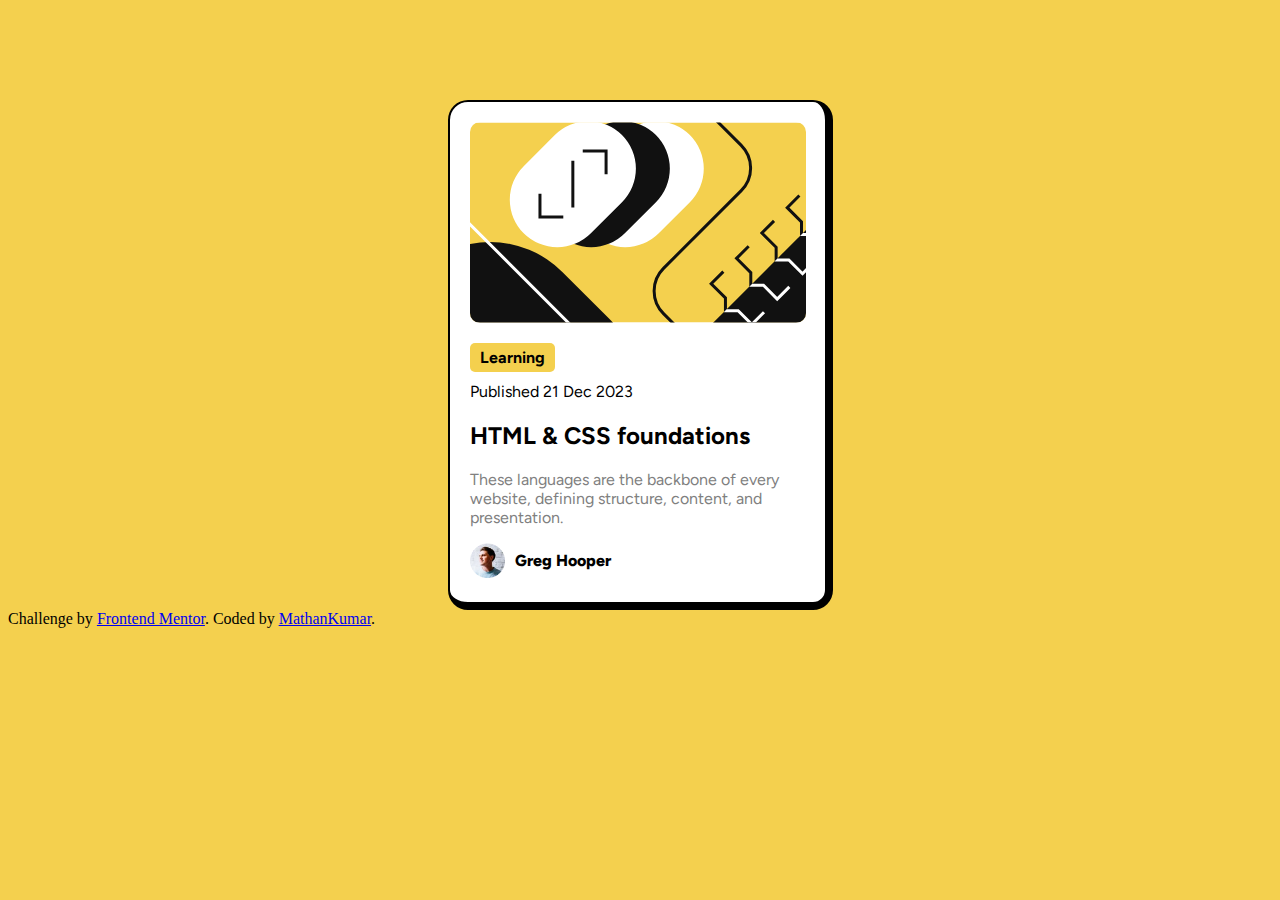
<file: blog-preview-card-main/index.html>
<!DOCTYPE html>
<html lang="en">
<head>
  <meta charset="UTF-8">
  <meta name="viewport" content="width=device-width, initial-scale=1.0"> <!-- displays site properly based on user's device -->

  <link rel="icon" type="image/png" sizes="32x32" href="./assets/images/favicon-32x32.png">
  
  <title>Frontend Mentor | Blog preview card</title>
<!--font link-->
<link href="https://fonts.googleapis.com/css2?family=Figtree:ital,wght@0,300..900;1,300..900&display=swap" rel="stylesheet">

<!--css link-->
<link rel="stylesheet" href="style.css">

</head>
<body>
 
  <div class="container">
      <svg class="pic" xmlns="http://www.w3.org/2000/svg" width="336" height="201" fill="none" viewBox="0 0 336 201"><g clip-path="url(#a)"><path fill="#F4D04E" d="M0 .5h336v200H0z"/><rect width="139" height="95" x="87.996" y="77.729" fill="#fff" rx="47.5" transform="rotate(-45 87.996 77.729)"/><rect width="139" height="95" x="54.055" y="77.729" fill="#111" rx="47.5" transform="rotate(-45 54.055 77.729)"/><path fill="#111" d="M234.864 209.036 451.4-7.5l67.175 67.175-216.536 216.536z"/><rect width="139" height="95" x="20.114" y="77.729" fill="#fff" rx="47.5" transform="rotate(-45 20.114 77.729)"/><rect width="204.19" height="270.554" fill="#111" rx="102.095" transform="scale(-1 1) rotate(45 -103.887 14.564)"/><path stroke="#fff" stroke-width="3" d="m6.69-357.5 135.583 135.727c12.481 12.494 12.481 32.737 0 45.231L-45.544 11.475c-12.481 12.494-12.481 32.737 0 45.23L107.088 209.5"/><path stroke="#111" stroke-width="3" d="M69.965 71.719v23.334h23.334M136.079 52.273V28.94h-23.334M102.845 38.838v46.67M210.364-37.5l60.873 60.873c12.497 12.496 12.497 32.758 0 45.254l-77.745 77.746c-12.497 12.496-12.497 32.758 0 45.254l69.872 69.873"/><path stroke="#111" stroke-width="3" d="m253.339 149.574-12.144 12.145 14.256 14.257v12.672h12.673l13.729 13.729 12.145-12.145M278.685 124.228l-12.145 12.145 14.257 14.257v12.673h12.673l13.729 13.729 12.145-12.145M304.031 98.883l-12.145 12.144 14.257 14.257v12.673h12.673l13.729 13.729 12.144-12.145M329.376 73.537l-12.145 12.145 14.257 14.257v12.672h12.673l13.729 13.729 12.145-12.144"/><path stroke="#fff" stroke-width="5" d="m354.722 48.191-12.145 12.145 14.257 14.257v12.673h12.673l13.729 13.729 12.145-12.145"/><mask id="b" width="285" height="285" x="234" y="-8" maskUnits="userSpaceOnUse" style="mask-type:alpha"><path fill="#111" d="M234.864 209.036 451.4-7.5l67.175 67.175-216.536 216.536z"/></mask><g stroke="#fff" mask="url(#b)"><path stroke-width="3" d="m253.339 149.574-12.144 12.145 14.256 14.257v12.672h12.673l13.729 13.729 12.145-12.145M278.685 124.228l-12.145 12.145 14.257 14.257v12.673h12.673l13.729 13.729 12.145-12.145M304.031 98.883l-12.145 12.144 14.257 14.257v12.673h12.673l13.729 13.729 12.144-12.145M329.376 73.537l-12.145 12.145 14.257 14.257v12.672h12.673l13.729 13.729 12.145-12.145"/><path stroke-width="5" d="m354.722 48.191-12.145 12.145 14.257 14.257v12.673h12.673l13.729 13.729 12.145-12.145"/></g></g><defs><clipPath id="a"><path fill="#fff" d="M0 .5h336v200H0z"/></clipPath></defs></svg>
     
      <p class="box">Learning</p>
      <p class="font" style="margin-top: 0;">Published 21 Dec 2023</p>
      <h2 class="font">  HTML & CSS foundations</h2>

      <p class="font" style="color:  hsl(0, 0%, 50%);" >These languages are the backbone of every website, defining structure, content, and presentation.</p>
 
     <div class="last">
       <img class="avatar" src="./assets/images/image-avatar.webp" alt="avatar" srcset="">
       <p class="font name">Greg Hooper</p>
     </div>
 
 
    </div>
  

  



  

  
  
  <div class="attribution">
    Challenge by <a href="https://www.frontendmentor.io?ref=challenge" target="_blank">Frontend Mentor</a>. 
    Coded by <a href="#">MathanKumar</a>.
  </div>
</body>
</html>
</file>
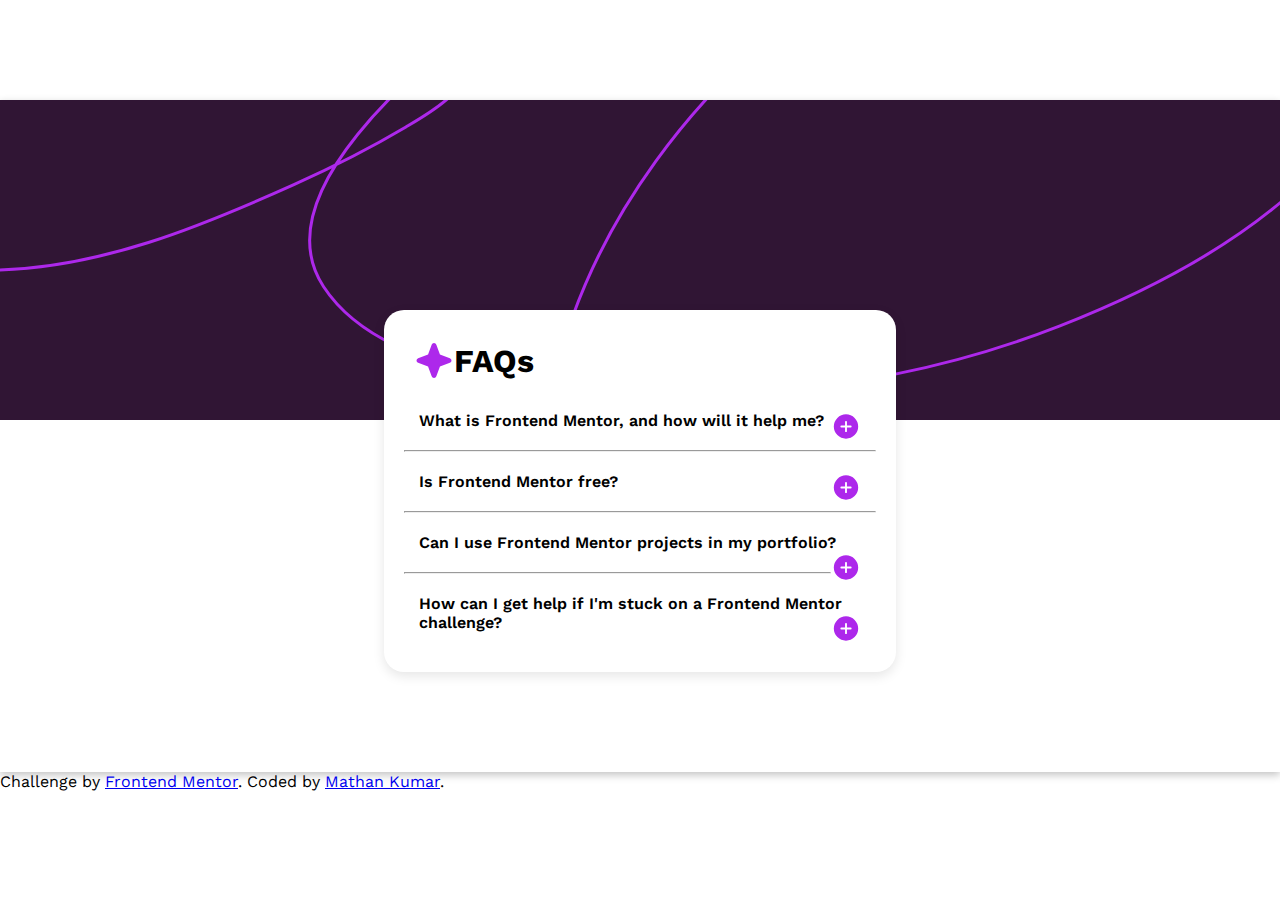
<file: faq-accordion-main/index.html>
<!DOCTYPE html>
<html lang="en">
<head>
  <meta charset="UTF-8">
  <meta name="viewport" content="width=device-width, initial-scale=1.0"> <!-- displays site properly based on user's device -->

  <link rel="icon" type="image/png" sizes="32x32" href="./assets/images/favicon-32x32.png">
  
  <title>Frontend Mentor | FAQ accordion</title>

  
  <link rel="stylesheet" href="style.css">
</head>
<body>

  <div class="box">

    

    <div class="container">
   
      <h1 class="head"><svg xmlns="http://www.w3.org/2000/svg" width="40" height="41" fill="none" viewBox="0 0 40 41"><path fill="#AD28EB" d="M37.5 20.5a2.467 2.467 0 0 1-1.64 2.344l-9.913 3.604-3.603 9.911a2.5 2.5 0 0 1-4.688 0l-3.604-9.922-9.911-3.593a2.5 2.5 0 0 1 0-4.688l9.921-3.604 3.594-9.911a2.5 2.5 0 0 1 4.688 0l3.604 9.921 9.911 3.594A2.467 2.467 0 0 1 37.5 20.5Z"/></svg> FAQs</h1>

<p class="questions">What is Frontend Mentor, and how will it help me? <span><img  class="icons plus" src="./assets/images/icon-plus.svg" alt="" srcset=""></span></p>

<p class="answers" id="ans1"> Frontend Mentor offers realistic coding challenges to help developers improve their 
frontend coding skills with projects in HTML, CSS, and JavaScript. It's suitable for 
all levels and ideal for portfolio building.</p>
  
<hr style="color:gray;">
 


<p class="questions">Is Frontend Mentor free?<span ><img class="icons plus"  src="./assets/images/icon-plus.svg" alt="" srcset=""></span></p>

<p class=" answers" id="ans2"> Yes, Frontend Mentor offers both free and premium coding challenges, with the free 
  option providing access to a range of projects suitable for all skill levels.</p>

  <hr style="color:gray;">

<p class="questions"> Can I use Frontend Mentor projects in my portfolio?<span ><img  class="icons plus" src="./assets/images/icon-plus.svg" alt="" srcset=""></span></p>

<p class=" answers" id="ans3">Yes, you can use projects completed on Frontend Mentor in your portfolio. It's an excellent
  way to showcase your skills to potential employers!</p>

<hr style="color:gray;">

 <p class="questions">How can I get help if I'm stuck on a Frontend Mentor challenge? <span><img class="icons plus" src="./assets/images/icon-plus.svg" alt="" srcset=""></span></p>

 <p class="answers" id="ans4">The best place to get help is inside Frontend Mentor's Discord community. There's a help 
  channel where you can ask questions and seek support from other community members.</p>


</div>  
<!-- container -->

  </div>
 <!-- box  -->
 
  
  <div class="attribution">
    Challenge by <a href="https://www.frontendmentor.io?ref=challenge" target="_blank">Frontend Mentor</a>. 
    Coded by <a href="#">Mathan Kumar</a>.
  </div>

  <script src="./main.js"></script>
</body>
</html>
</file>
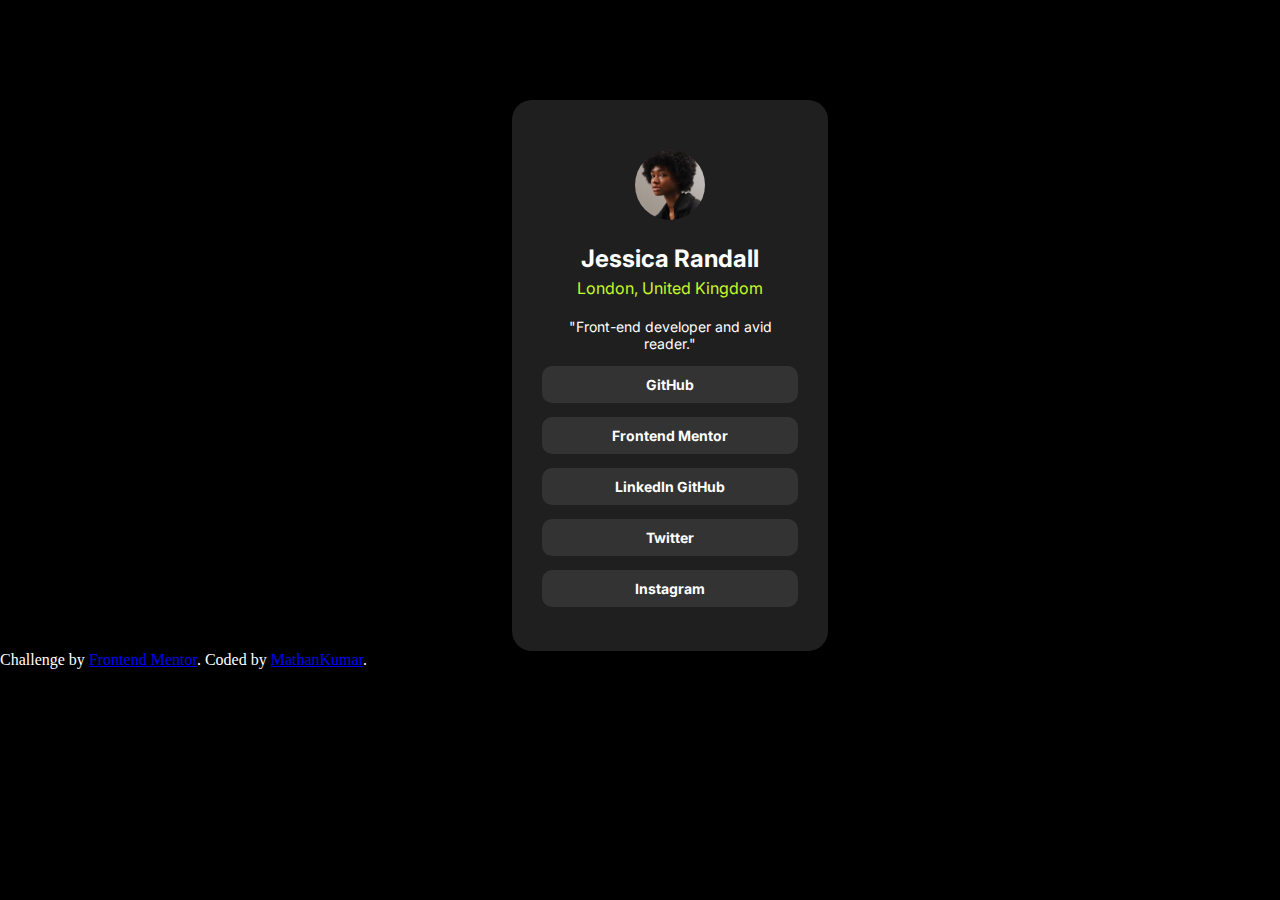
<file: social-links-profile-main/index.html>
<!DOCTYPE html>
<html lang="en">
<head>
  <meta charset="UTF-8">
  <meta name="viewport" content="width=device-width, initial-scale=1.0"> <!-- displays site properly based on user's device -->

  <link rel="icon" type="image/png" sizes="32x32" href="./assets/images/favicon-32x32.png">
  
  <title>Frontend Mentor | Social links profile</title>

  <!-- font link-->
 <link href="https://fonts.googleapis.com/css2?family=Inter:wght@100..900&display=swap" rel="stylesheet">

 <!--css link-->
 <link rel="stylesheet" href="style.css">
</head>
<body>
    
  <div class="container">
      <img src="./assets/images/avatar-jessica.jpeg" alt="profile-pic" srcset="">
      <h2 class="interfont" style="color: white; margin-bottom: 0%;"> Jessica Randall</h2>
      <p class="interfont" style="color:  hsl(75, 94%, 57%); margin-top: 5px;">London, United Kingdom</p>

      <p class="interfont" style="color: white; margin-top: 20px;font-size: 14px;">"Front-end developer and avid reader."</p>

      <p class="interfont links" style="color: white; margin-top: 5px;font-size: 14px;"> GitHub</p>
      <p class="interfont links" style="color: white; margin-top: 5px;font-size: 14px;"> Frontend Mentor</p>
      <p class="interfont links" style="color: white; margin-top: 5px;font-size: 14px;"> LinkedIn GitHub</p>
      <p class="interfont links" style="color: white; margin-top: 5px;font-size: 14px;">  Twitter</p>
      <p class="interfont links" style="color: white; margin-top: 5px;font-size: 14px;"> Instagram</p>



      
  </div>
 
  
  

 
  
 
 
  
  
  <div class="attribution" style="color: white;">
    Challenge by <a href="https://www.frontendmentor.io?ref=challenge" target="_blank">Frontend Mentor</a>. 
    Coded by <a href="#">MathanKumar</a>.
  </div>
</body>
</html>
</file>
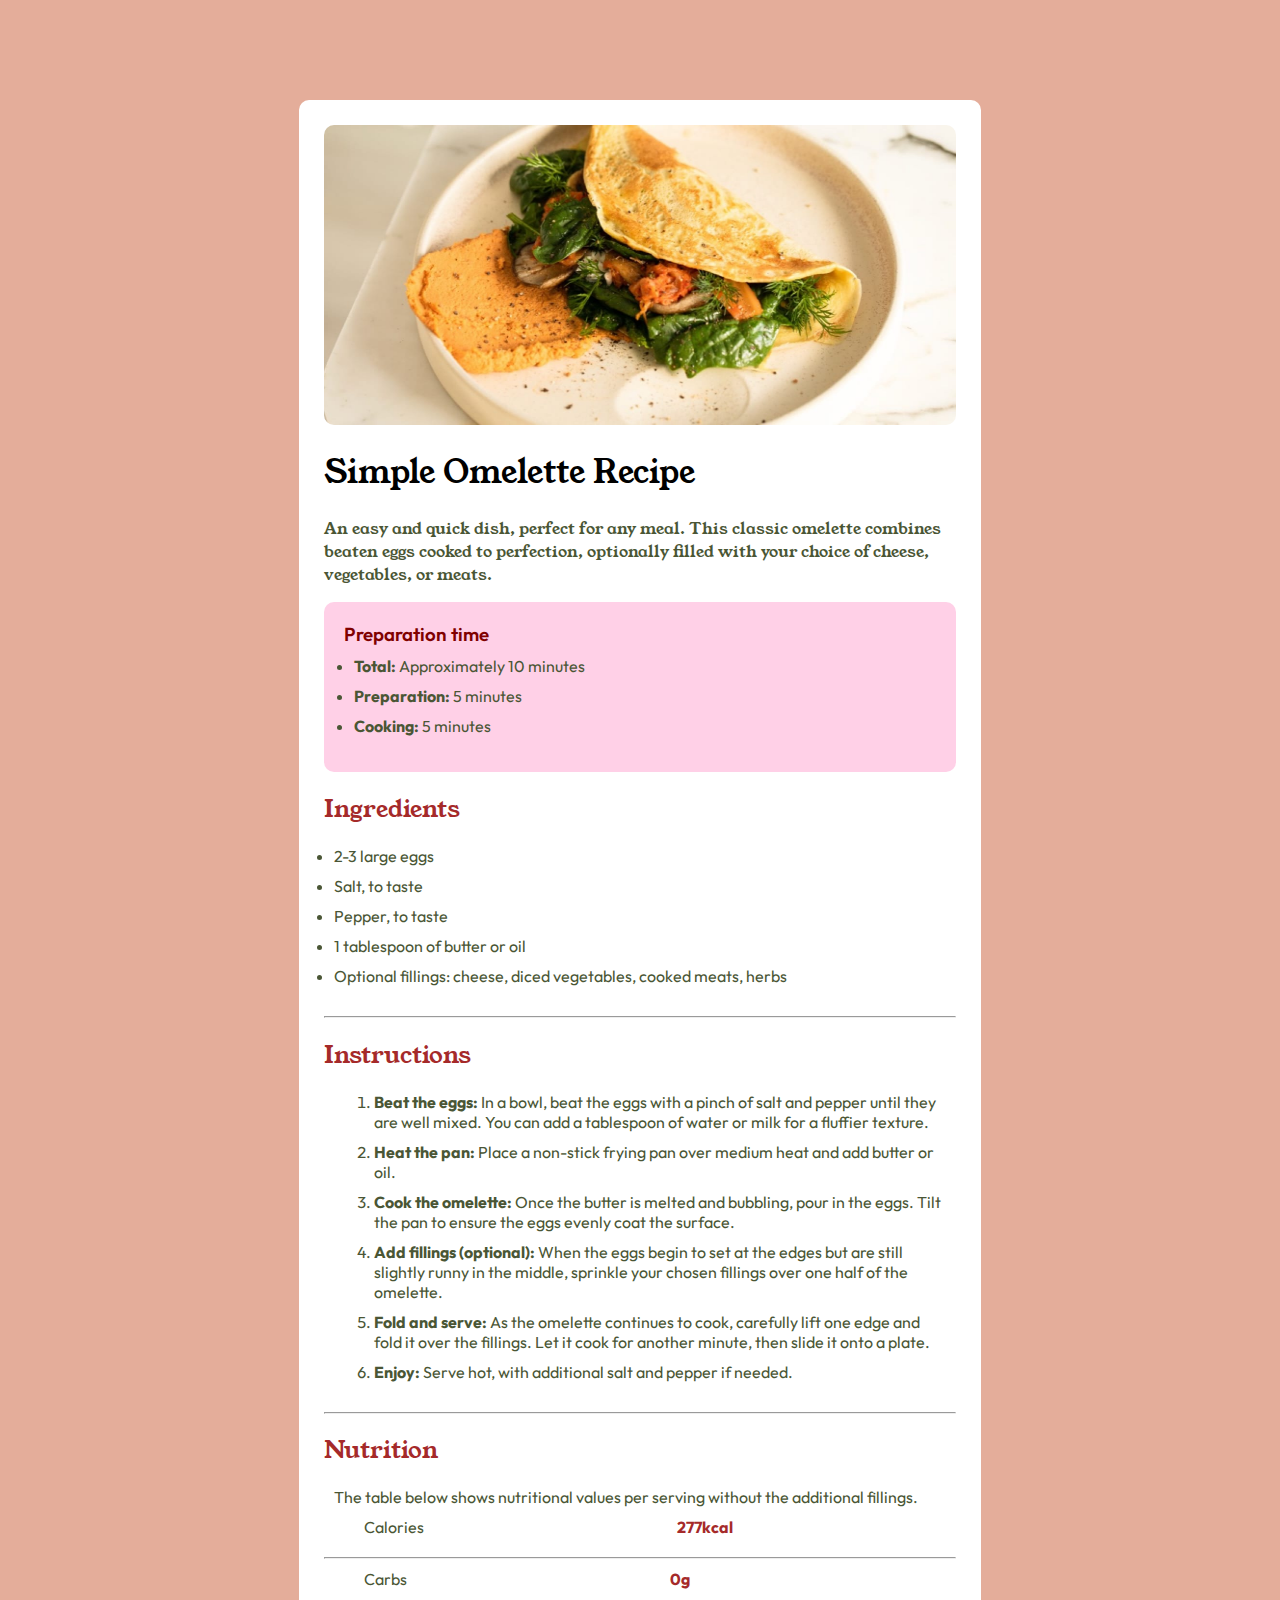
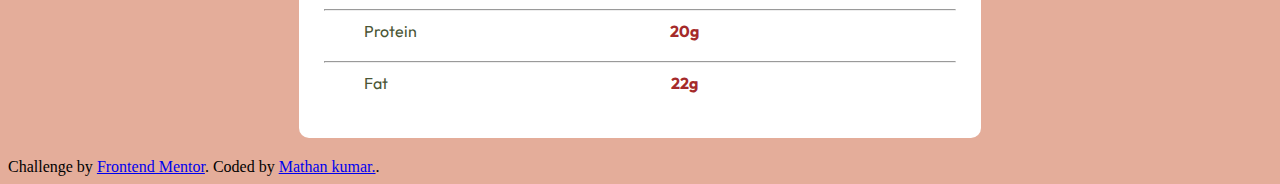
<file: recipe-page-main/recipe-page-main/index.html>
<!DOCTYPE html>
<html lang="en">
<head>
  <meta charset="UTF-8">
  <meta name="viewport" content="width=device-width, initial-scale=1.0"> <!-- displays site properly based on user's device -->

  <link rel="icon" type="image/png" sizes="32x32" href="./assets/images/favicon-32x32.png">
  
  <title>Frontend Mentor | Recipe page</title>

 <!--css link-->
  <link rel="stylesheet" href="style.css">
 
 
 <!--fonts link-->
<link href="https://fonts.googleapis.com/css2?family=Young+Serif&display=swap" rel="stylesheet">
<link href="https://fonts.googleapis.com/css2?family=Outfit:wght@100..900&display=swap" rel="stylesheet">

</head>
<body style="background-color: rgb(228, 173, 154);">
 
      
  <div class="container">

    <div class="img">
      <img src="./assets/images/image-omelette.jpeg" alt="omelette">
   </div>

    <h1 class="young-serif-regular">Simple Omelette Recipe</h1>

     <p class="young-serif-regular"  style="color: rgb(74, 86, 53);"> An easy and quick dish, perfect for any meal. This classic omelette combines beaten eggs cooked 
      to perfection, optionally filled with your choice of cheese, vegetables, or meats.</p>
  
      <!--child1-->
      <div class="child1">
      <h3 class="outfit" style="margin: 0;color:maroon">  Preparation time</h3>

      <li class="outfit2"><b>Total:</b> Approximately 10 minutes</li>
      <li class="outfit2"><b>Preparation:</b> 5 minutes</li>
      <li class="outfit2"><b>Cooking:</b> 5 minutes</li>
      </div>

   <!--child2-->
    <div class="child2">
      <h2 class="young-serif-regular" style="color: brown;">Ingredients</h2>

      <li class="outfit2"> 2-3 large eggs</li>
      <li class="outfit2"> Salt, to taste</li>
      <li class="outfit2"> Pepper, to taste</li>
      <li class="outfit2"> 1 tablespoon of butter or oil</li>
      <li class="outfit2"> Optional fillings: cheese, diced vegetables, cooked meats, herbs</li>

      <hr style="margin-top: 30px;">
      
    </div>

    <!--child3-->
    <div class="child3">
      <h2 class="young-serif-regular" style="color: brown;">Instructions</h2>
      <ol style="list-style-type: decimal;">
        <li class="outfit2"> <b>Beat the eggs:</b> In a bowl, beat the eggs with a pinch of salt and pepper until they are well mixed. 
          You can add a tablespoon of water or milk for a fluffier texture.</li>
        <li class="outfit2"><b>Heat the pan:</b> Place a non-stick frying pan over medium heat and add butter or oil.</li>
        <li class="outfit2"><b> Cook the omelette:</b> Once the butter is melted and bubbling, pour in the eggs. Tilt the pan to ensure 
          the eggs evenly coat the surface.</li>
        <li class="outfit2"><b>Add fillings (optional):</b> When the eggs begin to set at the edges but are still slightly runny in the 
          middle, sprinkle your chosen fillings over one half of the omelette.</li>
        <li class="outfit2"> <b>Fold and serve:</b> As the omelette continues to cook, carefully lift one edge and fold it over the 
          fillings. Let it cook for another minute, then slide it onto a plate.</li>
          <li class="outfit2"> <b>Enjoy:</b> Serve hot, with additional salt and pepper if needed.</li>
  
      </ol>
     
      <hr style="margin-top: 30px;">
      
    </div>
    <!--childlast-->
    <div class="childlast">
      <h2 class="young-serif-regular" style="color: brown;">Nutrition</h2>
      <p class="outfit2">The table below shows nutritional values per serving without the additional fillings.</p>
      

      <p class="outfit3"> Calories  <b style="margin-left: 250px; color: brown ;">277kcal</b></p>
      <hr style="margin-top: 20px;">

      <p class="outfit3">   Carbs <b style="margin-left: 260px; color: brown ;"> 0g</b></p>
      <hr style="margin-top: 20px;">

      <p class="outfit3"> Protein  <b style="margin-left: 250px; color: brown ;"> 20g</b></p>
      <hr style="margin-top: 20px;">

      <p class="outfit3" style="margin-bottom: 20px;"> Fat <b style="margin-left: 280px; color: brown ;">22g</b></p>
     
      
    </div>
   
  </div>

 <div class="attribution" style="margin-top: 20px;">
    Challenge by <a href="https://www.frontendmentor.io?ref=challenge" target="_blank">Frontend Mentor</a>. 
    Coded by <a href="#">Mathan kumar.</a>.
  </div>
</body>
</html>
</file>
<file: blog-preview-card-main/style.css>
body{
    background-color:  hsl(47, 88%, 63%);
    min-width:375px;
}
.font {
  font-family: "Figtree", sans-serif;
  font-optical-sizing: auto;
 font-style: normal;
}
.container{
    width:335px;
    height: 460px;
    background-color: white;
    border-radius: 20px;
     
    padding: 20px;
    margin-top: 100px;
    margin-left: auto;
    margin-right: auto;

    border-bottom: 8px solid black;
    border-right: 8px solid black;
    border-left: 2px solid black;
    border-top: 2px solid black;
}
.pic{
    border-radius: 10px;
    
}
.box{
    padding: 5px;
    color: black;
    background-color: hsl(47, 88%, 63%) ;
    width: 70px;
    border-radius: 5px;
    padding-left: 10px;
    font-family: "Figtree", sans-serif;
    font-weight: 700;
    margin-bottom:10px ;

}
.avatar{
    width: 35px;
    height: 35px;
}
.last{
    display: flex;
}
.name{
    margin-top: 8px;
    padding-left: 10px;
    font-weight: 800;
}
</file>
<file: faq-accordion-main/style.css>
@import url("https://fonts.googleapis.com/css2?family=Jost:ital,wght@0,100..900;1,100..900&family=Protest+Guerrilla&family=Protest+Revolution&family=Work+Sans:ital,wght@0,100..900;1,100..900&display=swap");


*{margin:0;padding: 0;box-sizing:border-box;font-family: "Work Sans", sans-serif;}
.box{max-width: 1440px;min-width:375px;height:auto; margin: auto;background-color: hsl(0, 0%, 100%);margin-top: 100px;box-shadow: rgba(0, 0, 0, 0.24) 0px 3px 8px;padding-top: 180px;
background-image:url("./assets/images/background-pattern-desktop.svg");  background-repeat: no-repeat; padding-bottom: 100px;}
.container{width: 40%;padding: 20px;box-shadow: rgba(0, 0, 0, 0.1) 0px 4px 12px;border-radius: 20px;margin: auto;background-color: white;margin-top: 30px;}
.head{padding: 10px;display: flex;align-items: center;}
.questions{font-weight: 600;padding: 20px 15px;}
.answers{padding: 15px;display: none;}
.icons{float: right;cursor: pointer;}
.active{display:block;}
</file>
<file: social-links-profile-main/style.css>
body{
    background-color: black;
    min-width: 375px;
    max-width: 1440px;

    margin: 0;
    padding: 0;
}
.interfont{
  font-family: "Inter", sans-serif;
  font-optical-sizing: auto;

  font-style: normal;
  font-variation-settings:
    "slnt" 0;
}
.container{
    width: 20%;
    height:max-content;
   
    background-color:hsl(0, 0%, 12%);
    border-radius: 20px;
    justify-content: center;
    text-align: center;
    padding: 30px;
    margin-left: 40%;
    margin-right: 40%;
   margin-top: 100px;
}
img{
   border-radius: 50%;
   width: 70px;
   margin-top: 20px;
}
.links{
    background-color: hsl(0, 0%, 20%);
    padding-top: 10px;
    padding-bottom: 10px;
    border-radius: 10px;
    font-weight: 700;


}
</file>
<file: recipe-page-main/recipe-page-main/style.css>
.young-serif-regular {
    font-family: "Young Serif", serif;
    font-weight: 400;
    font-style: normal;
  }

  .outfit {
    font-family: "Outfit", sans-serif;
    font-optical-sizing: auto;
    font-weight: 600;
    font-style: normal;

  }
  .outfit2 {
    font-family: "Outfit", sans-serif;
   color:  rgb(74, 86, 53);
   font-optical-sizing: auto;
    font-style: normal;
    margin: 10px;
   
    
  }
  .outfit3 {
    font-family: "Outfit", sans-serif;
   color:  rgb(74, 86, 53);
   font-optical-sizing: auto;
    font-style: normal;
    margin: 10px;
    padding-left: 30px;
    
  }
  
  
  
.container{
    width:  50%;
    height: max-content;
    background-color: white;
    border-radius: 10px;
    padding: 25px;
    margin: auto;
    margin-top: 100px;
    min-width: 375px;


    align-items: center;
    justify-content: center;
}
img{
    width: 100%;
    height: 300px;
    border-radius: 10px;
}
.child1{
    width:auto;
    height: 130px;
    background-color: rgb(255, 208, 231);
    border-radius: 10px;
    padding: 20px;
}
</file>
